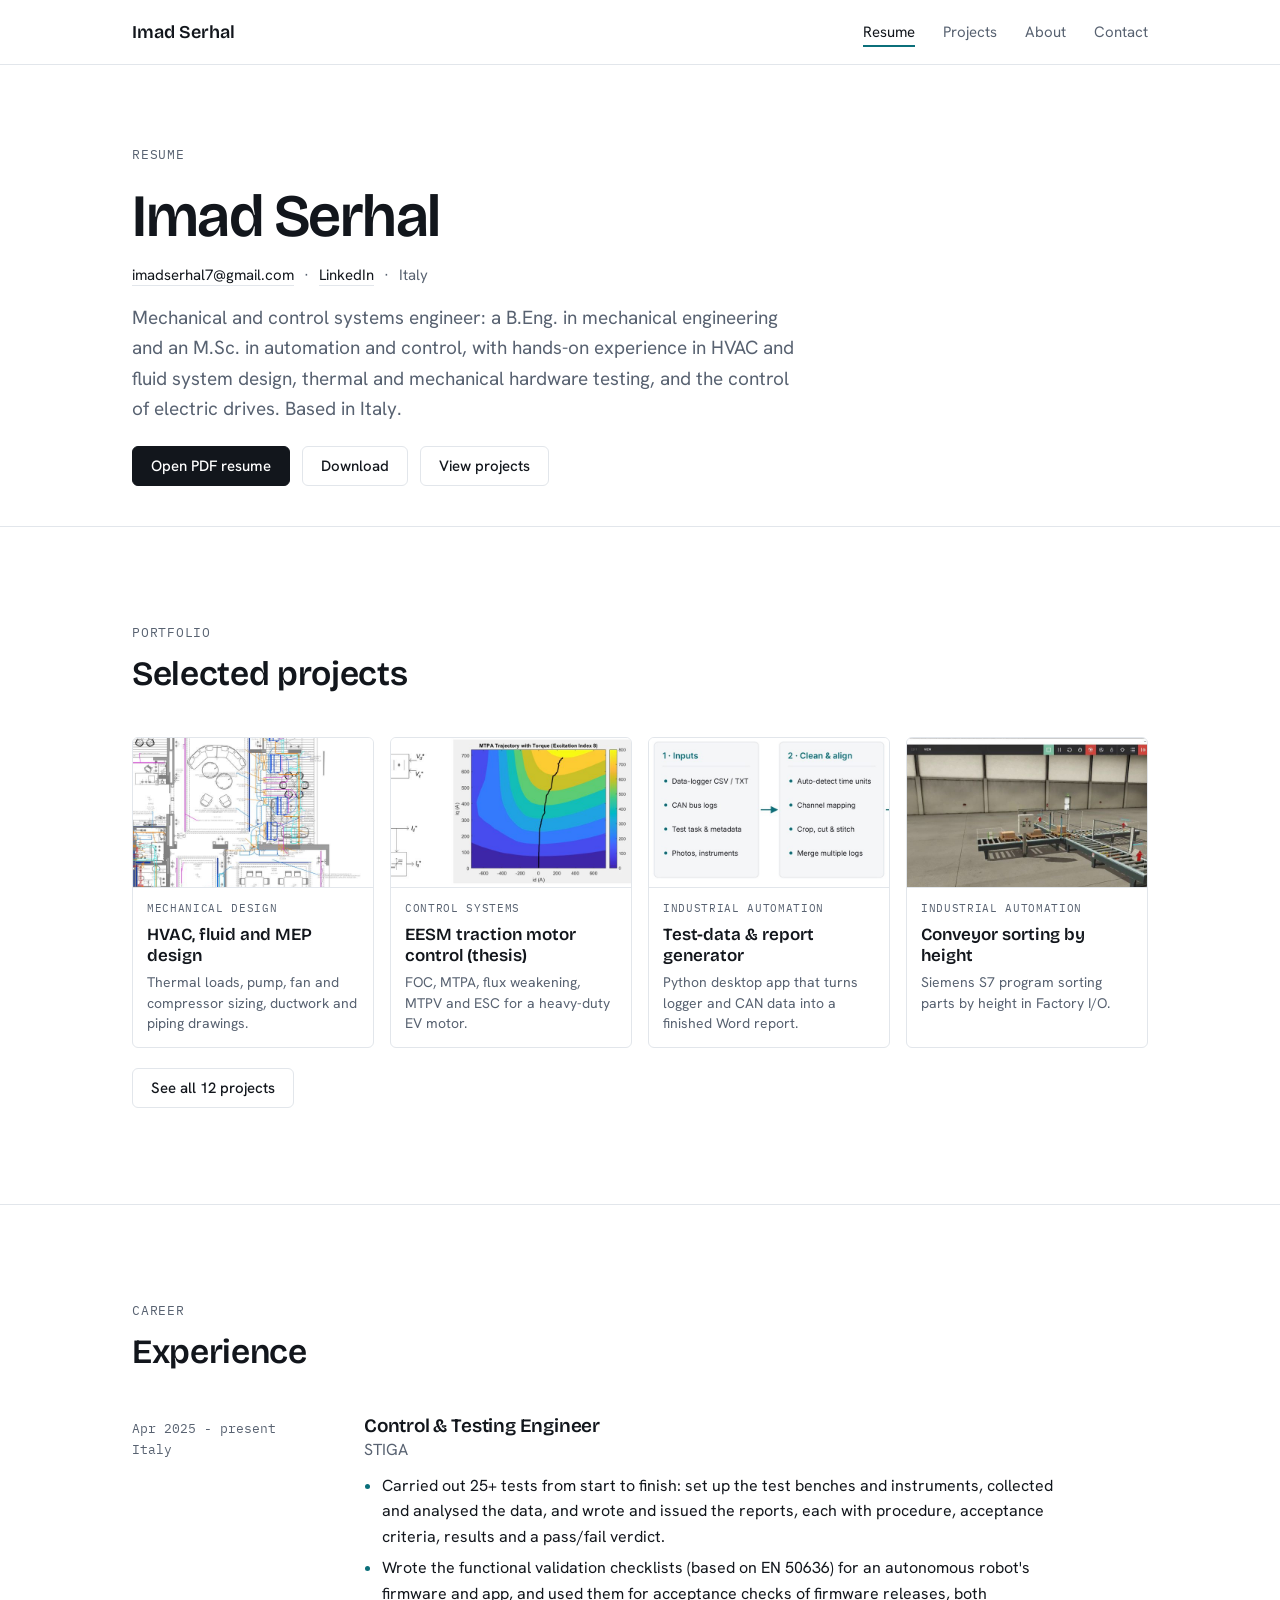
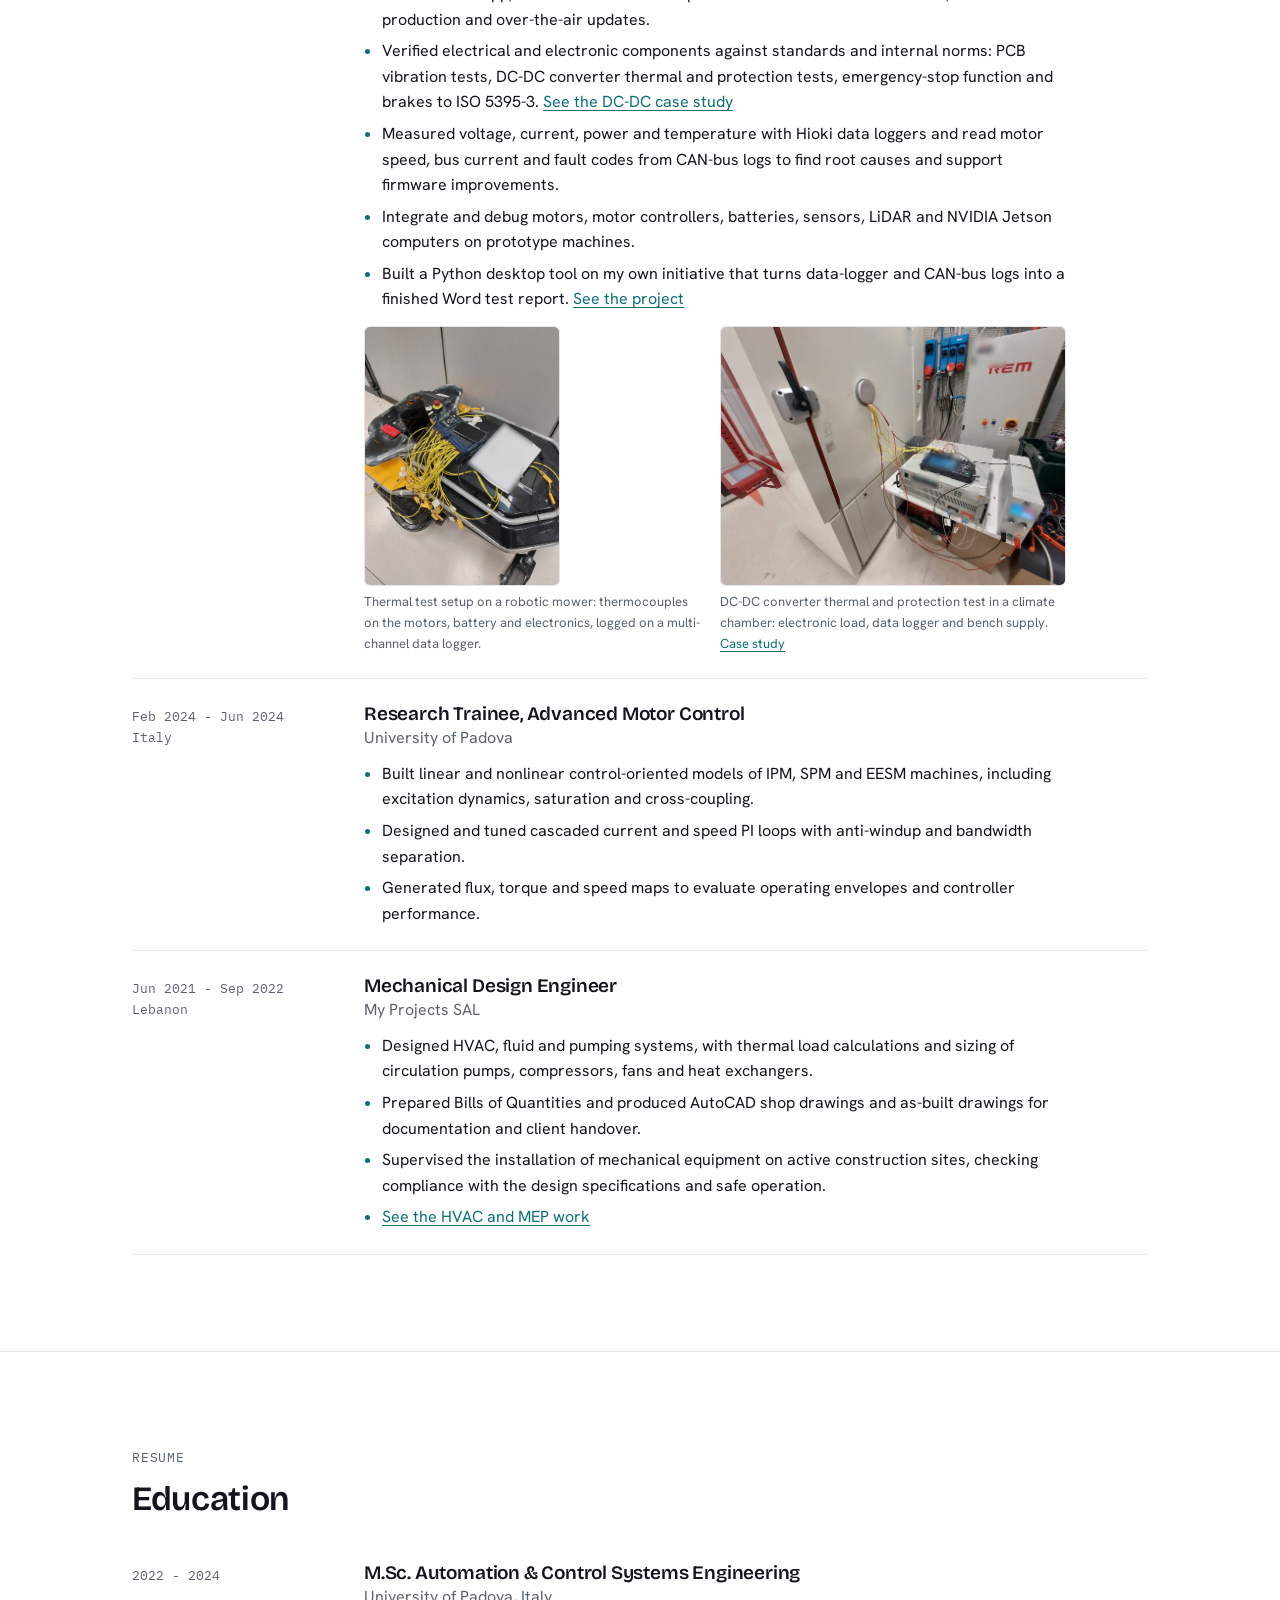
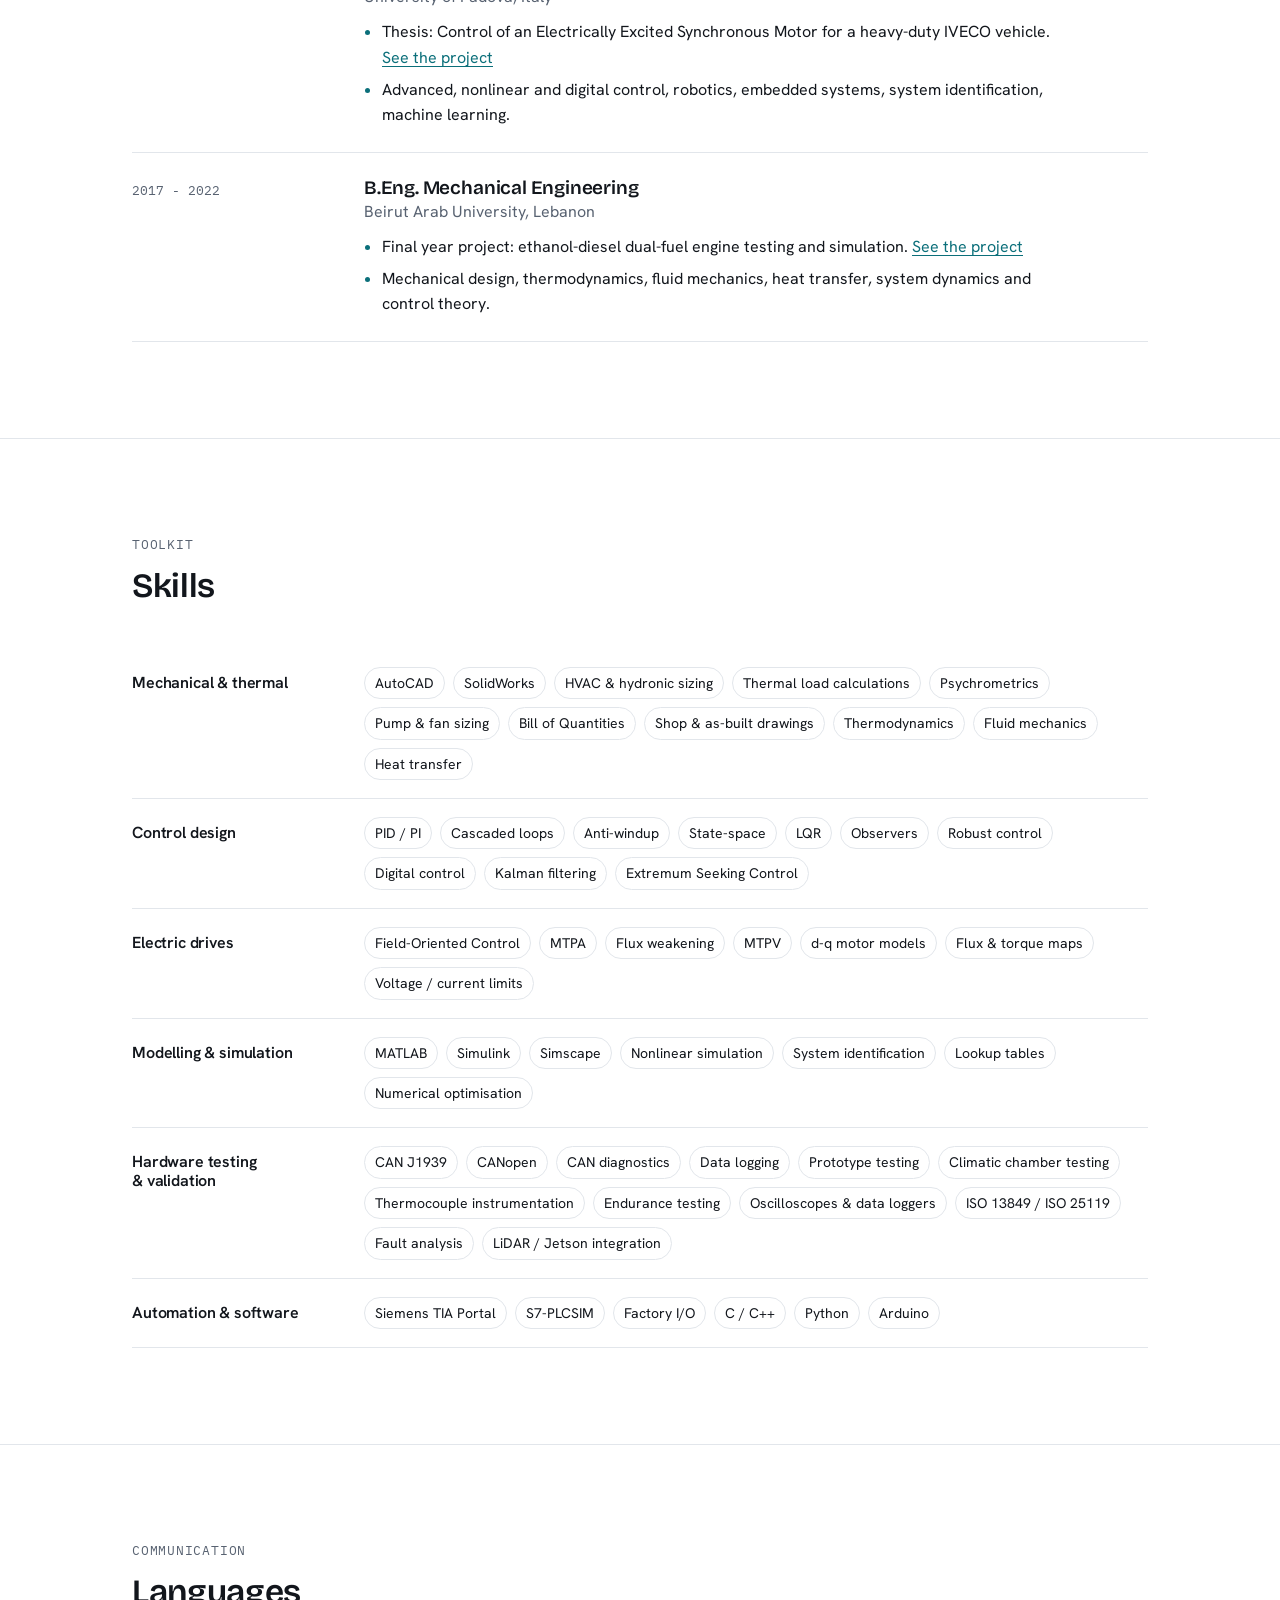
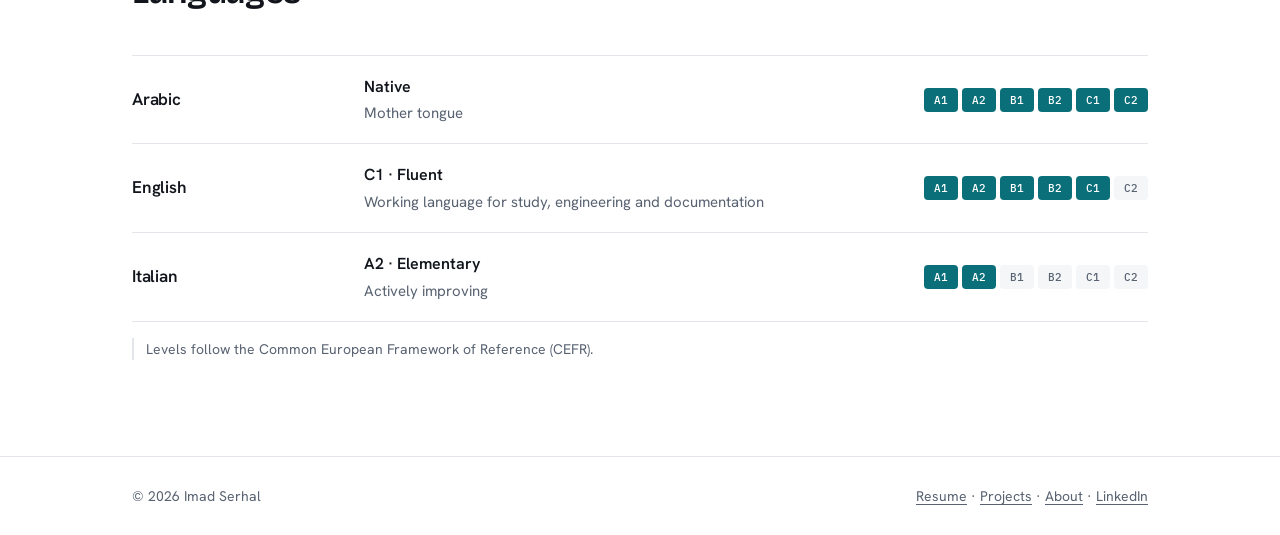
<file: index.html>
<!doctype html>
<html lang="en">
<head>
<meta charset="utf-8">
<meta name="viewport" content="width=device-width, initial-scale=1, viewport-fit=cover">
<title>Imad Serhal · Resume</title>
<meta name="description" content="Imad Serhal, mechanical and control systems engineer. HVAC and fluid system design, control of electric drives, PLC and industrial automation projects.">
<link rel="canonical" href="https://imadhserhal.github.io/">
<meta property="og:type" content="website">
<meta property="og:title" content="Imad Serhal · Resume">
<meta property="og:description" content="Imad Serhal, mechanical and control systems engineer. HVAC and fluid system design, control of electric drives, PLC and industrial automation projects.">
<meta property="og:url" content="https://imadhserhal.github.io/">
<meta property="og:image" content="https://imadhserhal.github.io/assets/img/social-card.jpg">
<meta property="og:image:width" content="1200">
<meta property="og:image:height" content="627">
<meta name="twitter:card" content="summary_large_image">
<link rel="preconnect" href="https://fonts.googleapis.com">
<link rel="preconnect" href="https://fonts.gstatic.com" crossorigin>
<link rel="stylesheet" href="https://fonts.googleapis.com/css2?family=Bricolage+Grotesque:opsz,wght@12..96,600&family=Hanken+Grotesk:wght@400;500;600&family=IBM+Plex+Mono:wght@400;500&display=swap">
<link rel="stylesheet" href="assets/style.css">
</head>
<body>

<header class="site-header">
  <div class="wrap">
    <a class="brand" href="index.html">Imad Serhal</a>
    <nav class="nav" aria-label="Main">
      <a href="index.html" aria-current="page">Resume</a>
      <a href="projects.html">Projects</a>
      <a href="about.html">About</a>
      <a href="about.html#contact">Contact</a>
    </nav>
  </div>
</header>

<main>
  <div class="wrap page-intro">
    <span class="label">Resume</span>
    <h1>Imad Serhal</h1>
    <ul class="contact-line">
      <li><a href="mailto:imadserhal7@gmail.com">imadserhal7@gmail.com</a></li>
      <li><a href="https://www.linkedin.com/in/imadserhal" target="_blank" rel="noopener">LinkedIn</a></li>
      <li>Italy</li>
    </ul>
    <p>Mechanical and control systems engineer: a B.Eng. in mechanical engineering and an M.Sc. in automation and control, with hands-on experience in HVAC and fluid system design, thermal and mechanical hardware testing, and the control of electric drives. Based in Italy.</p>
    <div class="hero-actions">
      <a class="btn" href="assets/docs/Imad_Serhal_CV.pdf" target="_blank" rel="noopener">Open PDF resume</a>
      <a class="btn ghost" href="assets/docs/Imad_Serhal_CV.pdf" download>Download</a>
      <a class="btn ghost" href="projects.html">View projects</a>
    </div>
  </div>

  <section id="selected-projects" class="preview">
    <div class="wrap">
      <div class="section-head">
        <span class="label">Portfolio</span>
        <h2>Selected projects</h2>
      </div>
      <div class="pcards">
      <a class="pcard" href="projects.html#hvac">
        <img src="assets/img/thumbs/hvac.jpg" alt="" loading="lazy" width="640" height="400">
        <span class="label">Mechanical Design</span>
        <strong>HVAC, fluid and MEP design</strong>
        <span class="pcard-text">Thermal loads, pump, fan and compressor sizing, ductwork and piping drawings.</span>
      </a>
      <a class="pcard" href="projects.html#eesm">
        <img src="assets/img/thumbs/eesm.jpg" alt="" loading="lazy" width="640" height="400">
        <span class="label">Control Systems</span>
        <strong>EESM traction motor control (thesis)</strong>
        <span class="pcard-text">FOC, MTPA, flux weakening, MTPV and ESC for a heavy-duty EV motor.</span>
      </a>
      <a class="pcard" href="projects.html#report-tool">
        <img src="assets/img/thumbs/report-tool.jpg" alt="" loading="lazy" width="640" height="400">
        <span class="label">Industrial Automation</span>
        <strong>Test-data &amp; report generator</strong>
        <span class="pcard-text">Python desktop app that turns logger and CAN data into a finished Word report.</span>
      </a>
      <a class="pcard" href="projects.html#plc-sorting">
        <img src="assets/img/thumbs/plc-sorting.jpg" alt="" loading="lazy" width="640" height="400">
        <span class="label">Industrial Automation</span>
        <strong>Conveyor sorting by height</strong>
        <span class="pcard-text">Siemens S7 program sorting parts by height in Factory I/O.</span>
      </a>
      </div>
      <p class="preview-more"><a class="btn ghost" href="projects.html">See all 12 projects</a></p>
    </div>
  </section>

  <section id="experience">
    <div class="wrap">
      <div class="section-head">
        <span class="label">Career</span>
        <h2>Experience</h2>
      </div>
      <div class="timeline">
        <article class="role">
          <div class="when">Apr 2025 - present<br>Italy</div>
          <div>
            <h3>Control &amp; Testing Engineer</h3>
            <div class="org">STIGA</div>
            <ul>
              <li>Carried out 25+ tests from start to finish: set up the test benches and instruments, collected and analysed the data, and wrote and issued the reports, each with procedure, acceptance criteria, results and a pass/fail verdict.</li>
              <li>Wrote the functional validation checklists (based on EN 50636) for an autonomous robot's firmware and app, and used them for acceptance checks of firmware releases, both production and over-the-air updates.</li>
              <li>Verified electrical and electronic components against standards and internal norms: PCB vibration tests, DC-DC converter thermal and protection tests, emergency-stop function and brakes to ISO 5395-3. <a href="projects.html#dcdc-test">See the DC-DC case study</a></li>
              <li>Measured voltage, current, power and temperature with Hioki data loggers and read motor speed, bus current and fault codes from CAN-bus logs to find root causes and support firmware improvements.</li>
              <li>Integrate and debug motors, motor controllers, batteries, sensors, LiDAR and NVIDIA Jetson computers on prototype machines.</li>
              <li>Built a Python desktop tool on my own initiative that turns data-logger and CAN-bus logs into a finished Word test report. <a href="projects.html#report-tool">See the project</a></li>
            </ul>
            <div class="role-media">
              <figure>
                <img src="assets/img/thermal-setup.jpg" alt="Robotic mower instrumented with thermocouples routed to a multi-channel data logger" loading="lazy">
                <figcaption>Thermal test setup on a robotic mower: thermocouples on the motors, battery and electronics, logged on a multi-channel data logger.</figcaption>
              </figure>
              <figure>
                <img src="assets/img/dcdc-setup.jpg" alt="DC-DC converter wired through a climatic chamber port to an electronic load, power analyser and bench supply" loading="lazy">
                <figcaption>DC-DC converter thermal and protection test in a climate chamber: electronic load, data logger and bench supply. <a href="projects.html#dcdc-test">Case study</a></figcaption>
              </figure>
            </div>
          </div>
        </article>
        <article class="role">
          <div class="when">Feb 2024 - Jun 2024<br>Italy</div>
          <div>
            <h3>Research Trainee, Advanced Motor Control</h3>
            <div class="org">University of Padova</div>
            <ul>
              <li>Built linear and nonlinear control-oriented models of IPM, SPM and EESM machines, including excitation dynamics, saturation and cross-coupling.</li>
              <li>Designed and tuned cascaded current and speed PI loops with anti-windup and bandwidth separation.</li>
              <li>Generated flux, torque and speed maps to evaluate operating envelopes and controller performance.</li>
            </ul>
          </div>
        </article>
        <article class="role">
          <div class="when">Jun 2021 - Sep 2022<br>Lebanon</div>
          <div>
            <h3>Mechanical Design Engineer</h3>
            <div class="org">My Projects SAL</div>
            <ul>
              <li>Designed HVAC, fluid and pumping systems, with thermal load calculations and sizing of circulation pumps, compressors, fans and heat exchangers.</li>
              <li>Prepared Bills of Quantities and produced AutoCAD shop drawings and as-built drawings for documentation and client handover.</li>
              <li>Supervised the installation of mechanical equipment on active construction sites, checking compliance with the design specifications and safe operation.</li>
              <li><a href="projects.html#hvac">See the HVAC and MEP work</a></li>
            </ul>
          </div>
        </article>
      </div>
    </div>
  </section>

  <section id="education">
    <div class="wrap">
      <div class="section-head">
        <span class="label">Resume</span>
        <h2>Education</h2>
      </div>
      <div class="timeline">
        <article class="role">
          <div class="when">2022 - 2024</div>
          <div>
            <h3>M.Sc. Automation &amp; Control Systems Engineering</h3>
            <div class="org">University of Padova, Italy</div>
            <ul>
              <li>Thesis: Control of an Electrically Excited Synchronous Motor for a heavy-duty IVECO vehicle. <a href="projects.html#eesm">See the project</a></li>
              <li>Advanced, nonlinear and digital control, robotics, embedded systems, system identification, machine learning.</li>
            </ul>
          </div>
        </article>
        <article class="role">
          <div class="when">2017 - 2022</div>
          <div>
            <h3>B.Eng. Mechanical Engineering</h3>
            <div class="org">Beirut Arab University, Lebanon</div>
            <ul>
              <li>Final year project: ethanol-diesel dual-fuel engine testing and simulation. <a href="projects.html#ethanol-engine">See the project</a></li>
              <li>Mechanical design, thermodynamics, fluid mechanics, heat transfer, system dynamics and control theory.</li>
            </ul>
          </div>
        </article>
      </div>
    </div>
  </section>

  <section id="skills">
    <div class="wrap">
      <div class="section-head">
        <span class="label">Toolkit</span>
        <h2>Skills</h2>
      </div>
      <div class="skills">
        <div class="skill-row">
          <h3>Mechanical &amp; thermal</h3>
          <ul class="chips"><li>AutoCAD</li><li>SolidWorks</li><li>HVAC &amp; hydronic sizing</li><li>Thermal load calculations</li><li>Psychrometrics</li><li>Pump &amp; fan sizing</li><li>Bill of Quantities</li><li>Shop &amp; as-built drawings</li><li>Thermodynamics</li><li>Fluid mechanics</li><li>Heat transfer</li></ul>
        </div>
        <div class="skill-row">
          <h3>Control design</h3>
          <ul class="chips"><li>PID / PI</li><li>Cascaded loops</li><li>Anti-windup</li><li>State-space</li><li>LQR</li><li>Observers</li><li>Robust control</li><li>Digital control</li><li>Kalman filtering</li><li>Extremum Seeking Control</li></ul>
        </div>
        <div class="skill-row">
          <h3>Electric drives</h3>
          <ul class="chips"><li>Field-Oriented Control</li><li>MTPA</li><li>Flux weakening</li><li>MTPV</li><li>d-q motor models</li><li>Flux &amp; torque maps</li><li>Voltage / current limits</li></ul>
        </div>
        <div class="skill-row">
          <h3>Modelling &amp; simulation</h3>
          <ul class="chips"><li>MATLAB</li><li>Simulink</li><li>Simscape</li><li>Nonlinear simulation</li><li>System identification</li><li>Lookup tables</li><li>Numerical optimisation</li></ul>
        </div>
        <div class="skill-row">
          <h3>Hardware testing &amp; validation</h3>
          <ul class="chips"><li>CAN J1939</li><li>CANopen</li><li>CAN diagnostics</li><li>Data logging</li><li>Prototype testing</li><li>Climatic chamber testing</li><li>Thermocouple instrumentation</li><li>Endurance testing</li><li>Oscilloscopes &amp; data loggers</li><li>ISO 13849 / ISO 25119</li><li>Fault analysis</li><li>LiDAR / Jetson integration</li></ul>
        </div>
        <div class="skill-row">
          <h3>Automation &amp; software</h3>
          <ul class="chips"><li>Siemens TIA Portal</li><li>S7-PLCSIM</li><li>Factory I/O</li><li>C / C++</li><li>Python</li><li>Arduino</li></ul>
        </div>
      </div>
    </div>
  </section>

  <section id="languages">
    <div class="wrap">
      <div class="section-head">
        <span class="label">Communication</span>
        <h2>Languages</h2>
      </div>
      <div class="langs">
        <div class="lang">
          <h3>Arabic</h3>
          <div class="lang-level"><strong>Native</strong><span>Mother tongue</span></div>
          <span class="cefr" aria-hidden="true"><i class="on">A1</i><i class="on">A2</i><i class="on">B1</i><i class="on">B2</i><i class="on">C1</i><i class="on">C2</i></span>
        </div>
        <div class="lang">
          <h3>English</h3>
          <div class="lang-level"><strong>C1 · Fluent</strong><span>Working language for study, engineering and documentation</span></div>
          <span class="cefr" aria-hidden="true"><i class="on">A1</i><i class="on">A2</i><i class="on">B1</i><i class="on">B2</i><i class="on">C1</i><i class="">C2</i></span>
        </div>
        <div class="lang">
          <h3>Italian</h3>
          <div class="lang-level"><strong>A2 · Elementary</strong><span>Actively improving</span></div>
          <span class="cefr" aria-hidden="true"><i class="on">A1</i><i class="on">A2</i><i class="">B1</i><i class="">B2</i><i class="">C1</i><i class="">C2</i></span>
        </div>
      </div>
      <p class="note" style="margin-top:16px">Levels follow the Common European Framework of Reference (CEFR).</p>
    </div>
  </section>
</main>

<footer class="site-footer">
  <div class="wrap">
    <span>© 2026 Imad Serhal</span>
    <span><a href="index.html">Resume</a> · <a href="projects.html">Projects</a> · <a href="about.html">About</a> · <a href="https://www.linkedin.com/in/imadserhal" target="_blank" rel="noopener">LinkedIn</a></span>
  </div>
</footer>

<script src="assets/main.js"></script>
</body>
</html>
</file>
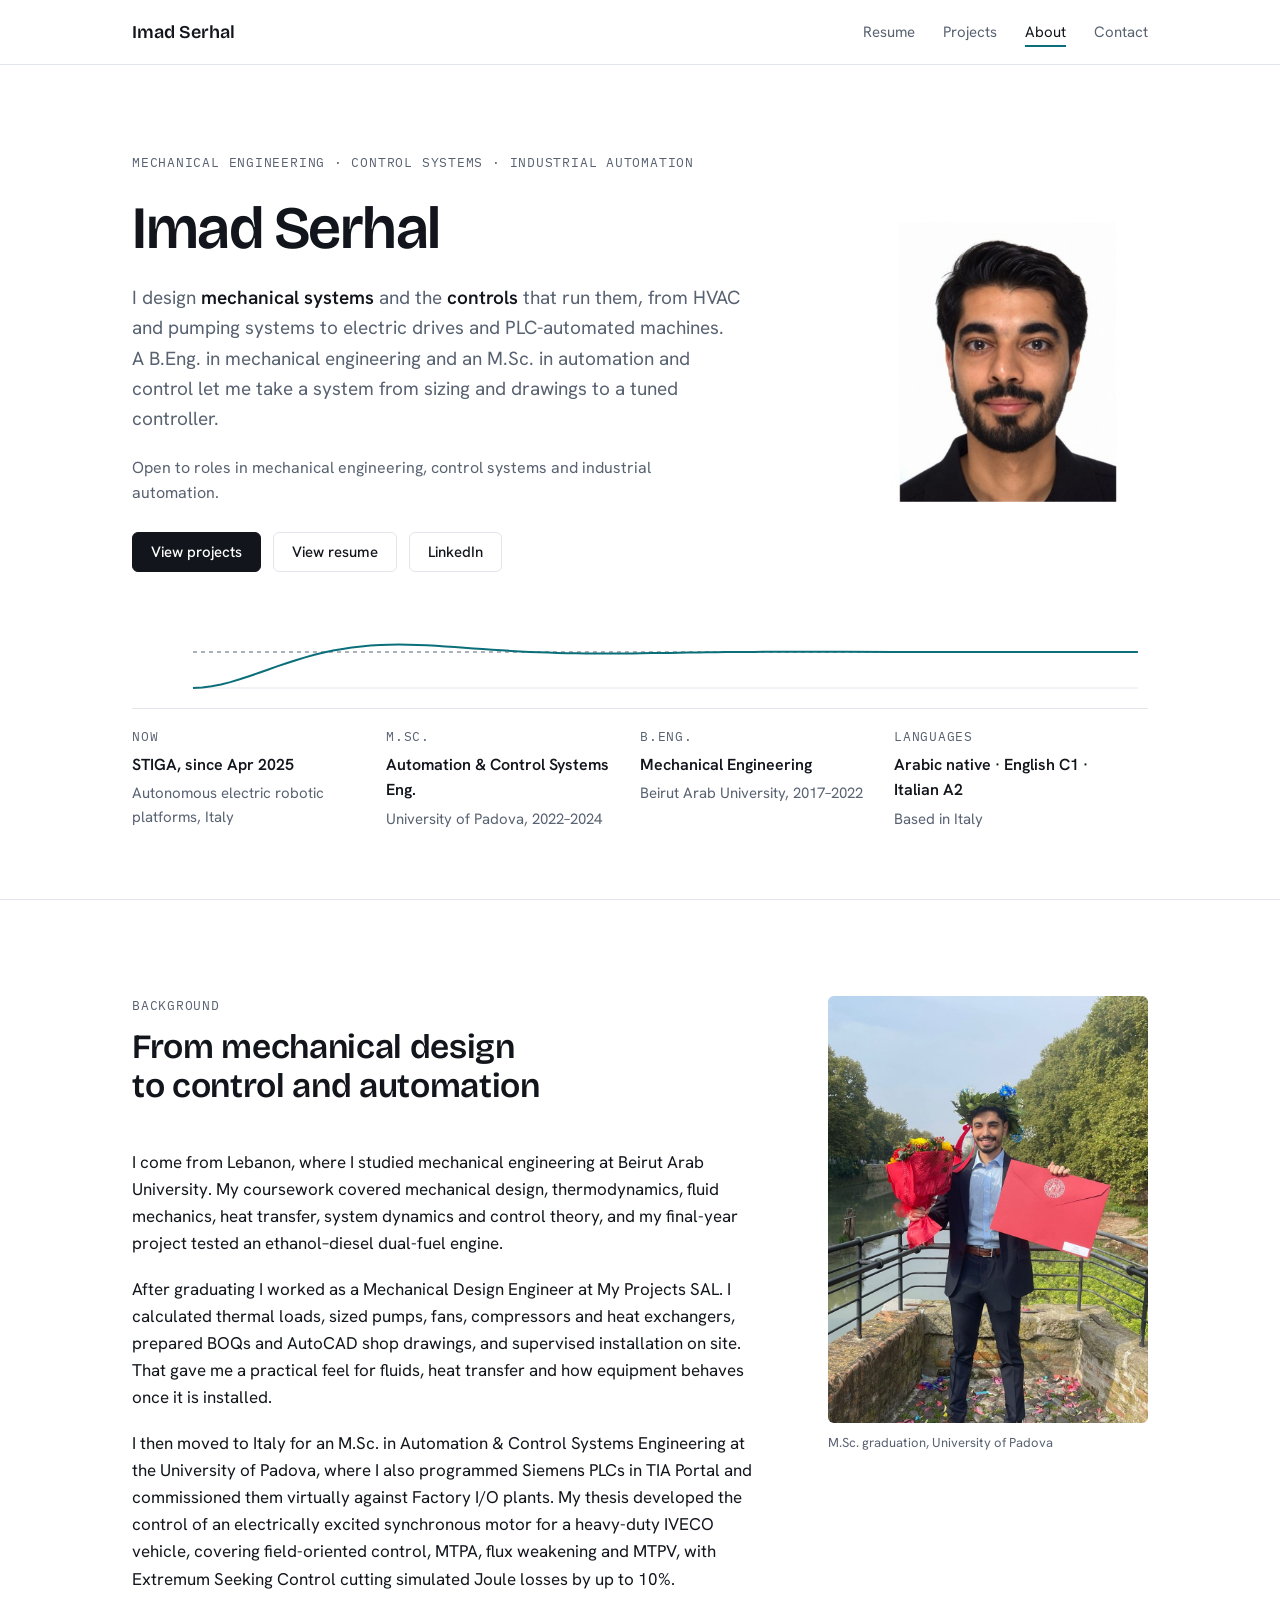
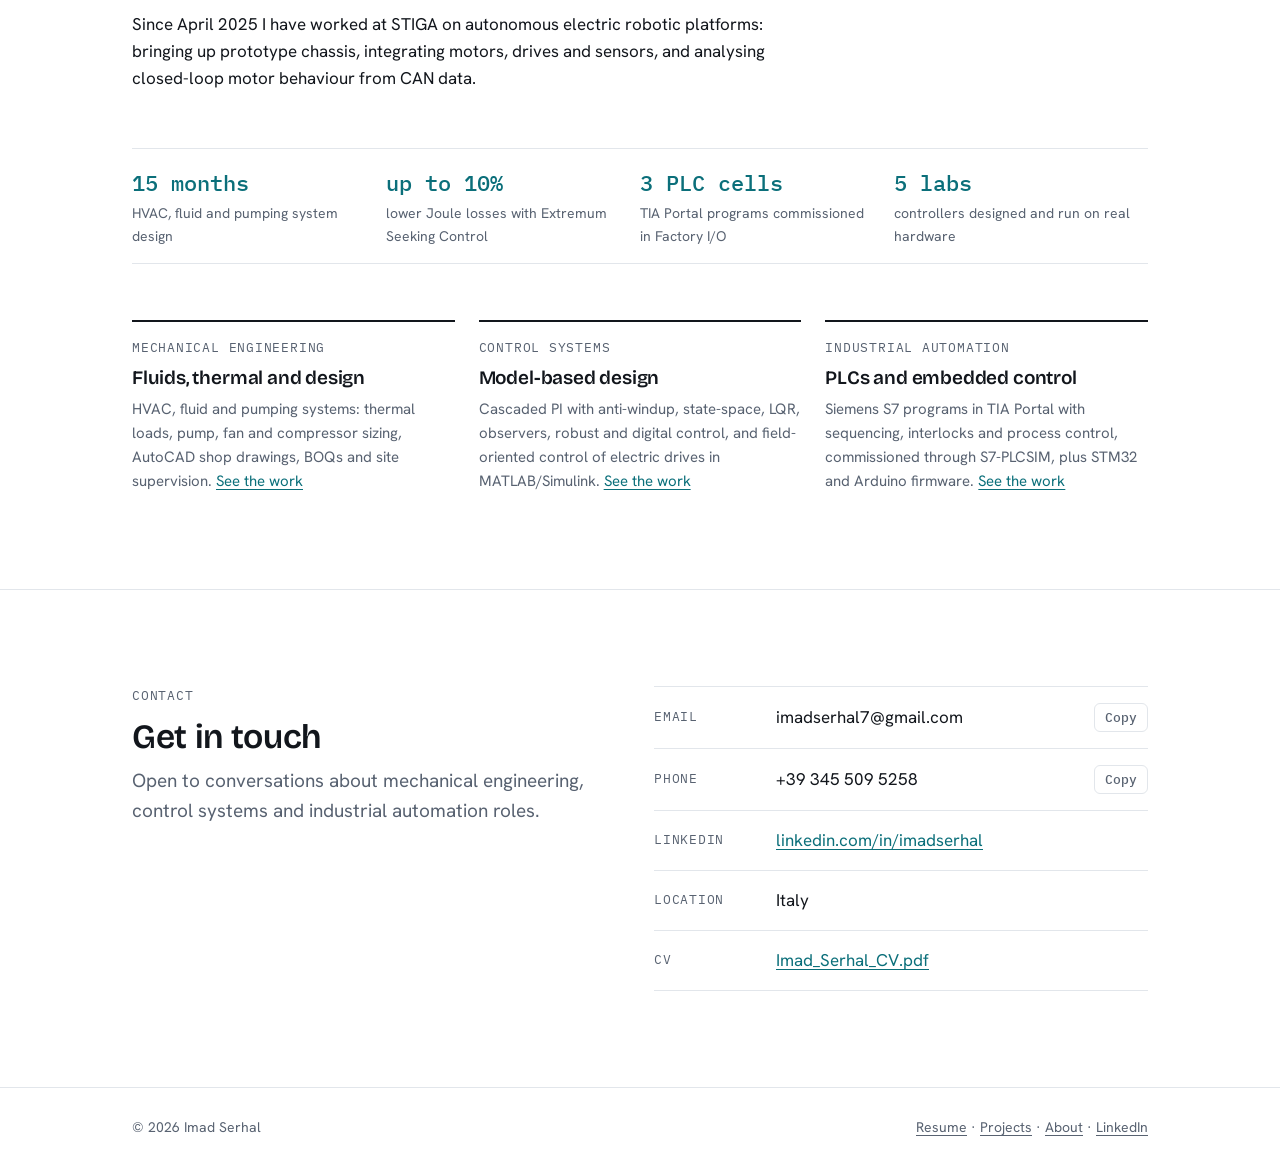
<file: about.html>
<!doctype html>
<html lang="en">
<head>
<meta charset="utf-8">
<meta name="viewport" content="width=device-width, initial-scale=1, viewport-fit=cover">
<title>About · Imad Serhal</title>
<meta name="description" content="Imad Serhal, mechanical and control systems engineer. HVAC and fluid system design, control of electric drives, PLC and industrial automation projects.">
<link rel="canonical" href="https://imadhserhal.github.io/about.html">
<meta property="og:type" content="website">
<meta property="og:title" content="Imad Serhal · About">
<meta property="og:description" content="Imad Serhal, mechanical and control systems engineer. HVAC and fluid system design, control of electric drives, PLC and industrial automation projects.">
<meta property="og:url" content="https://imadhserhal.github.io/about.html">
<meta property="og:image" content="https://imadhserhal.github.io/assets/img/social-card.jpg">
<meta property="og:image:width" content="1200">
<meta property="og:image:height" content="627">
<meta name="twitter:card" content="summary_large_image">
<link rel="preconnect" href="https://fonts.googleapis.com">
<link rel="preconnect" href="https://fonts.gstatic.com" crossorigin>
<link rel="stylesheet" href="https://fonts.googleapis.com/css2?family=Bricolage+Grotesque:opsz,wght@12..96,600&family=Hanken+Grotesk:wght@400;500;600&family=IBM+Plex+Mono:wght@400;500&display=swap">
<link rel="stylesheet" href="assets/style.css">
</head>
<body>

<header class="site-header">
  <div class="wrap">
    <a class="brand" href="index.html">Imad Serhal</a>
    <nav class="nav" aria-label="Main">
      <a href="index.html">Resume</a>
      <a href="projects.html">Projects</a>
      <a href="about.html" aria-current="page">About</a>
      <a href="about.html#contact">Contact</a>
    </nav>
  </div>
</header>

<main>
  <section class="hero first">
    <div class="wrap">
      <div class="hero-grid">
        <div class="hero-text">
          <span class="label">Mechanical Engineering · Control Systems · Industrial Automation</span>
          <h1>Imad Serhal</h1>
          <p class="hero-lede">I design <strong>mechanical systems</strong> and the <strong>controls</strong> that run them, from HVAC and pumping systems to electric drives and PLC-automated machines. A B.Eng. in mechanical engineering and an M.Sc. in automation and control let me take a system from sizing and drawings to a tuned controller.</p>
          <p class="hero-lede" style="font-size:1rem">Open to roles in mechanical engineering, control systems and industrial automation.</p>
          <div class="hero-actions">
            <a class="btn" href="projects.html">View projects</a>
            <a class="btn ghost" href="index.html">View resume</a>
            <a class="btn ghost" href="https://www.linkedin.com/in/imadserhal" target="_blank" rel="noopener">LinkedIn</a>
          </div>
        </div>
        <img class="portrait" src="assets/img/portrait.jpg" alt="Portrait of Imad Serhal" width="400" height="400">
      </div>

      <div class="trace" aria-hidden="true">
        <svg viewBox="0 0 1000 72" preserveAspectRatio="none">
          <line class="axis" x1="60" y1="60" x2="990" y2="60" vector-effect="non-scaling-stroke"/>
          <line class="ref" x1="60" y1="24" x2="990" y2="24" vector-effect="non-scaling-stroke"/>
          <path class="out" vector-effect="non-scaling-stroke" d="M60.0,60.0 L69.2,59.6 L78.4,58.3 L87.6,56.5 L96.8,54.1 L106.0,51.3 L115.2,48.2 L124.4,45.0 L133.6,41.7 L142.8,38.4 L152.0,35.2 L161.2,32.2 L170.4,29.4 L179.6,26.8 L188.8,24.5 L198.0,22.6 L207.2,20.9 L216.4,19.5 L225.6,18.4 L234.8,17.6 L244.0,17.0 L253.2,16.7 L262.4,16.6 L271.6,16.7 L280.8,17.0 L290.0,17.3 L299.2,17.8 L308.4,18.4 L317.6,19.0 L326.8,19.7 L336.0,20.4 L345.2,21.1 L354.4,21.7 L363.6,22.3 L372.8,22.9 L382.0,23.4 L391.2,23.9 L400.4,24.3 L409.6,24.6 L418.8,24.9 L428.0,25.2 L437.2,25.3 L446.4,25.4 L455.6,25.5 L464.8,25.5 L474.0,25.5 L483.2,25.4 L492.4,25.4 L501.6,25.3 L510.8,25.1 L520.0,25.0 L529.2,24.9 L538.4,24.7 L547.6,24.6 L556.8,24.5 L566.0,24.3 L575.2,24.2 L584.4,24.1 L593.6,24.0 L602.8,23.9 L612.0,23.9 L621.2,23.8 L630.4,23.8 L639.6,23.7 L658.0,23.7 L704.0,23.7 L750.0,23.9 L800.6,24.0 L900,24.1 L990,24.0"/>
        </svg>
      </div>

      <div class="facts">
        <div class="fact"><span class="label">Now</span><strong>STIGA, since Apr 2025</strong><span>Autonomous electric robotic platforms, Italy</span></div>
        <div class="fact"><span class="label">M.Sc.</span><strong>Automation &amp; Control Systems Eng.</strong><span>University of Padova, 2022–2024</span></div>
        <div class="fact"><span class="label">B.Eng.</span><strong>Mechanical Engineering</strong><span>Beirut Arab University, 2017–2022</span></div>
        <div class="fact"><span class="label">Languages</span><strong>Arabic native · English C1 · Italian A2</strong><span>Based in Italy</span></div>
      </div>
    </div>
  </section>

  <section id="about">
    <div class="wrap">
      <div class="about-grid">
        <div>
          <div class="section-head">
            <span class="label">Background</span>
            <h2>From mechanical design to control and automation</h2>
          </div>
          <div class="prose">
            <p>I come from Lebanon, where I studied mechanical engineering at Beirut Arab University. My coursework covered mechanical design, thermodynamics, fluid mechanics, heat transfer, system dynamics and control theory, and my final-year project tested an ethanol–diesel dual-fuel engine.</p>
            <p>After graduating I worked as a Mechanical Design Engineer at My Projects SAL. I calculated thermal loads, sized pumps, fans, compressors and heat exchangers, prepared BOQs and AutoCAD shop drawings, and supervised installation on site. That gave me a practical feel for fluids, heat transfer and how equipment behaves once it is installed.</p>
            <p>I then moved to Italy for an M.Sc. in Automation &amp; Control Systems Engineering at the University of Padova, where I also programmed Siemens PLCs in TIA Portal and commissioned them virtually against Factory I/O plants. My thesis developed the control of an electrically excited synchronous motor for a heavy-duty IVECO vehicle, covering field-oriented control, MTPA, flux weakening and MTPV, with Extremum Seeking Control cutting simulated Joule losses by up to 10%.</p>
            <p>Since April 2025 I have worked at STIGA on autonomous electric robotic platforms: bringing up prototype chassis, integrating motors, drives and sensors, and analysing closed-loop motor behaviour from CAN data.</p>
          </div>
        </div>
        <div class="about-photo">
          <figure>
            <img src="assets/img/graduation.jpg" alt="Imad Serhal at his M.Sc. graduation, holding flowers and a red diploma folder" width="900" height="1200" loading="lazy">
            <figcaption>M.Sc. graduation, University of Padova</figcaption>
          </figure>
        </div>
      </div>

      <div class="metrics" style="margin-top:clamp(36px,5vw,56px)">
        <div class="metric"><b>15 months</b><span>HVAC, fluid and pumping system design</span></div>
        <div class="metric"><b>up to 10%</b><span>lower Joule losses with Extremum Seeking Control</span></div>
        <div class="metric"><b>3 PLC cells</b><span>TIA Portal programs commissioned in Factory I/O</span></div>
        <div class="metric"><b>5 labs</b><span>controllers designed and run on real hardware</span></div>
      </div>

      <div class="strengths">
        <div class="strength">
          <span class="label">Mechanical engineering</span>
          <h3 style="font-size:var(--step-1)">Fluids, thermal and design</h3>
          <p>HVAC, fluid and pumping systems: thermal loads, pump, fan and compressor sizing, AutoCAD shop drawings, BOQs and site supervision. <a href="projects.html#mechanical">See the work</a></p>
        </div>
        <div class="strength">
          <span class="label">Control systems</span>
          <h3 style="font-size:var(--step-1)">Model-based design</h3>
          <p>Cascaded PI with anti-windup, state-space, LQR, observers, robust and digital control, and field-oriented control of electric drives in MATLAB/Simulink. <a href="projects.html#control">See the work</a></p>
        </div>
        <div class="strength">
          <span class="label">Industrial automation</span>
          <h3 style="font-size:var(--step-1)">PLCs and embedded control</h3>
          <p>Siemens S7 programs in TIA Portal with sequencing, interlocks and process control, commissioned through S7-PLCSIM, plus STM32 and Arduino firmware. <a href="projects.html#automation">See the work</a></p>
        </div>
      </div>
    </div>
  </section>

  <section id="contact">
    <div class="wrap">
      <div class="contact-grid">
        <div class="section-head">
          <span class="label">Contact</span>
          <h2>Get in touch</h2>
          <p>Open to conversations about mechanical engineering, control systems and industrial automation roles.</p>
        </div>
        <div class="contact-list">
          <div class="contact-item">
            <span class="label">Email</span>
            <span class="value" id="email">imadserhal7@gmail.com</span>
            <button class="copy" type="button" data-copy="imadserhal7@gmail.com">Copy</button>
          </div>
          <div class="contact-item">
            <span class="label">Phone</span>
            <span class="value">+39 345 509 5258</span>
            <button class="copy" type="button" data-copy="+393455095258">Copy</button>
          </div>
          <div class="contact-item">
            <span class="label">LinkedIn</span>
            <a class="value" href="https://www.linkedin.com/in/imadserhal" target="_blank" rel="noopener">linkedin.com/in/imadserhal</a>
            <span></span>
          </div>
          <div class="contact-item">
            <span class="label">Location</span>
            <span class="value">Italy</span>
            <span></span>
          </div>
          <div class="contact-item">
            <span class="label">CV</span>
            <a class="value" href="assets/docs/Imad_Serhal_CV.pdf" target="_blank" rel="noopener">Imad_Serhal_CV.pdf</a>
            <span></span>
          </div>
        </div>
      </div>
    </div>
  </section>
</main>

<footer class="site-footer">
  <div class="wrap">
    <span>© 2026 Imad Serhal</span>
    <span><a href="index.html">Resume</a> · <a href="projects.html">Projects</a> · <a href="about.html">About</a> · <a href="https://www.linkedin.com/in/imadserhal" target="_blank" rel="noopener">LinkedIn</a></span>
  </div>
</footer>

<script src="assets/main.js"></script>
</body>
</html>
</file>
<file: assets/style.css>
/* Layout: one 1080px column, white ground, hairline rules between sections,
   mono labels for the engineering detail (units, tools, dates). */
:root {
  --bg: #ffffff;
  --surface: #f4f6f8;
  --ink: #12161c;
  --muted: #586271;
  --line: #e2e6eb;
  --accent: #0b6f7a;
  --accent-soft: #e6f2f3;

  --font-display: "Bricolage Grotesque", "Hanken Grotesk", system-ui, sans-serif;
  --font-body: "Hanken Grotesk", system-ui, -apple-system, "Segoe UI", sans-serif;
  --font-mono: "IBM Plex Mono", ui-monospace, "SFMono-Regular", Menlo, Consolas, monospace;

  --step--1: 0.8125rem;
  --step-0: 1rem;
  --step-1: 1.1875rem;
  --step-2: 1.5rem;
  --step-3: 2.125rem;
  --step-4: clamp(2.5rem, 6vw, 3.75rem);

  --wrap: 1080px;
  --radius: 6px;
  color-scheme: light;
}

* { box-sizing: border-box; }
html { scroll-behavior: smooth; scroll-padding-top: 84px; }
@media (prefers-reduced-motion: reduce) { html { scroll-behavior: auto; } }

body {
  margin: 0;
  background: var(--bg);
  color: var(--ink);
  font-family: var(--font-body);
  font-size: var(--step-0);
  line-height: 1.6;
  -webkit-font-smoothing: antialiased;
}
body::before {
  content: "";
  position: fixed;
  inset: 0 0 auto;
  height: env(safe-area-inset-top, 0px);
  z-index: 30;
  background: var(--bg);
}

img, video { max-width: 100%; display: block; }
a { color: var(--accent); text-underline-offset: 3px; }
a:hover { color: var(--ink); }
:focus-visible { outline: 2px solid var(--accent); outline-offset: 3px; border-radius: 2px; }

h1, h2, h3 { font-family: var(--font-display); font-weight: 600; line-height: 1.15; text-wrap: balance; margin: 0; letter-spacing: -0.01em; }
h1 { font-size: var(--step-4); letter-spacing: -0.025em; }
h2 { font-size: var(--step-3); }
h3 { font-size: var(--step-2); }
p { margin: 0; }

.wrap {
  max-width: var(--wrap);
  margin: 0 auto;
  padding-left: max(16px, env(safe-area-inset-left, 0px));
  padding-right: max(16px, env(safe-area-inset-right, 0px));
}
@media (min-width: 720px) {
  .wrap { padding-left: max(32px, env(safe-area-inset-left, 0px)); padding-right: max(32px, env(safe-area-inset-right, 0px)); }
}

.label {
  font-family: var(--font-mono);
  font-size: var(--step--1);
  letter-spacing: 0.06em;
  text-transform: uppercase;
  color: var(--muted);
}

/* Header */
.site-header {
  position: sticky;
  top: env(safe-area-inset-top, 0px);
  z-index: 20;
  background: color-mix(in srgb, var(--bg) 92%, transparent);
  backdrop-filter: saturate(1.4) blur(8px);
  border-bottom: 1px solid var(--line);
}
.site-header .wrap {
  display: flex;
  align-items: center;
  justify-content: space-between;
  gap: 16px;
  min-height: 64px;
}
.brand { font-family: var(--font-display); font-weight: 600; font-size: 1.125rem; color: var(--ink); text-decoration: none; white-space: nowrap; }
.nav { display: flex; align-items: center; gap: clamp(12px, 3vw, 28px); }
.nav a { color: var(--muted); text-decoration: none; font-size: 0.9375rem; }
.nav a:hover, .nav a[aria-current="page"] { color: var(--ink); }
.nav a[aria-current="page"] { text-decoration: underline; text-decoration-color: var(--accent); text-decoration-thickness: 2px; text-underline-offset: 8px; }

.btn {
  display: inline-flex;
  align-items: center;
  gap: 8px;
  padding: 10px 18px;
  border-radius: var(--radius);
  border: 1px solid var(--ink);
  background: var(--ink);
  color: var(--bg);
  font: 500 0.9375rem/1.2 var(--font-body);
  text-decoration: none;
  cursor: pointer;
}
.btn:hover { background: var(--accent); border-color: var(--accent); color: var(--bg); }
.btn.ghost { background: transparent; color: var(--ink); border-color: var(--line); }
.btn.ghost:hover { border-color: var(--ink); color: var(--ink); background: transparent; }
.nav .btn { padding: 7px 14px; color: var(--bg); }
.nav .btn:hover { color: var(--bg); }
@media (max-width: 520px) { .nav .hide-sm { display: none; } }
@media (max-width: 440px) { .brand { display: none; } .nav { width: 100%; justify-content: space-between; } }

/* Sections */
section { padding-block: clamp(56px, 9vw, 96px); border-top: 1px solid var(--line); }
section.first { border-top: 0; }
.section-head { display: grid; gap: 10px; margin-bottom: clamp(28px, 4vw, 44px); max-width: 44rem; }
.section-head p { color: var(--muted); font-size: var(--step-1); }

/* Hero */
.hero { padding-block: clamp(48px, 8vw, 88px) clamp(40px, 6vw, 64px); }
.hero-grid { display: grid; gap: clamp(28px, 5vw, 56px); align-items: center; grid-template-columns: 1fr; }
@media (min-width: 820px) { .hero-grid { grid-template-columns: minmax(0, 1fr) 280px; } }
.hero-text { display: grid; gap: 20px; min-width: 0; }
.hero-lede { font-size: var(--step-1); color: var(--muted); max-width: 38rem; }
.hero-lede strong { color: var(--ink); font-weight: 600; }
.hero-actions { display: flex; flex-wrap: wrap; gap: 12px; margin-top: 6px; }
.portrait { border-radius: var(--radius); width: 100%; max-width: 280px; aspect-ratio: 1; object-fit: cover; background: var(--surface); }
@media (max-width: 819px) { .portrait { max-width: 160px; order: -1; } }

.trace { margin-top: clamp(32px, 5vw, 56px); }
.trace svg { width: 100%; height: 72px; display: block; }
.trace .axis { stroke: var(--line); stroke-width: 1; }
.trace .ref { stroke: var(--muted); stroke-width: 1; stroke-dasharray: 4 4; fill: none; }
.trace .out { stroke: var(--accent); stroke-width: 2; fill: none; }
.trace text { font: 11px var(--font-mono); fill: var(--muted); }

.facts { display: grid; grid-template-columns: repeat(auto-fit, minmax(210px, 1fr)); gap: 0; border-top: 1px solid var(--line); margin-top: 8px; }
.fact { padding: 18px 20px 4px 0; display: grid; gap: 4px; align-content: start; }
.fact strong { font-weight: 600; }
.fact span:last-child { color: var(--muted); font-size: 0.9375rem; }

/* About */
.about-grid { display: grid; gap: clamp(28px, 5vw, 56px); grid-template-columns: 1fr; }
@media (min-width: 820px) { .about-grid { grid-template-columns: minmax(0, 1fr) 320px; } }
.prose { display: grid; gap: 18px; max-width: 40rem; font-size: 1.0625rem; min-width: 0; }
.about-photo figure { margin: 0; display: grid; gap: 10px; }
.about-photo img { border-radius: var(--radius); aspect-ratio: 3 / 4; object-fit: cover; width: 100%; }
.about-photo figcaption { font-size: var(--step--1); color: var(--muted); }

.strengths { display: grid; gap: 24px; grid-template-columns: repeat(auto-fit, minmax(240px, 1fr)); margin-top: clamp(36px, 5vw, 56px); }
.strength { display: grid; gap: 8px; align-content: start; padding-top: 16px; border-top: 2px solid var(--ink); }
.strength p { color: var(--muted); font-size: 0.9375rem; }

/* Timeline */
.timeline { display: grid; gap: 0; }
.role { display: grid; gap: 8px 32px; grid-template-columns: 1fr; padding-block: 24px; border-bottom: 1px solid var(--line); }
.role:first-child { padding-top: 0; }
@media (min-width: 720px) { .role { grid-template-columns: 200px minmax(0, 1fr); } }
.role .when { font-family: var(--font-mono); font-size: var(--step--1); color: var(--muted); padding-top: 4px; font-variant-numeric: tabular-nums; }
.role h3 { font-size: var(--step-1); }
.role .org { color: var(--muted); }
.role ul { margin: 10px 0 0; padding-left: 18px; display: grid; gap: 6px; max-width: 44rem; }
.role li::marker { color: var(--accent); }

/* Skills */
.skills { display: grid; gap: 0; }
.skill-row { display: grid; gap: 10px 32px; grid-template-columns: 1fr; padding-block: 18px; border-bottom: 1px solid var(--line); }
@media (min-width: 720px) { .skill-row { grid-template-columns: 200px minmax(0, 1fr); align-items: baseline; } }
.skill-row h3 { font-family: var(--font-body); font-size: 1rem; font-weight: 600; }
.chips { display: flex; flex-wrap: wrap; gap: 8px; list-style: none; margin: 0; padding: 0; }
.chips li { font-size: 0.875rem; padding: 4px 10px; border: 1px solid var(--line); border-radius: 999px; background: var(--bg); }

/* Contact */
.contact-grid { display: grid; gap: 28px; grid-template-columns: 1fr; }
@media (min-width: 820px) { .contact-grid { grid-template-columns: minmax(0, 1fr) minmax(0, 1fr); align-items: start; } }
.contact-list { display: grid; gap: 0; border-top: 1px solid var(--line); }
.contact-item { display: grid; grid-template-columns: 110px minmax(0, 1fr) auto; gap: 12px; align-items: center; padding-block: 16px; border-bottom: 1px solid var(--line); }
.contact-item .value { font-size: 1.0625rem; overflow-wrap: anywhere; user-select: all; }
.contact-item a.value { user-select: auto; }
.copy { font: 500 0.8125rem var(--font-mono); background: none; border: 1px solid var(--line); border-radius: var(--radius); padding: 5px 10px; color: var(--muted); cursor: pointer; }
.copy:hover { border-color: var(--ink); color: var(--ink); }

/* Footer */
.site-footer { border-top: 1px solid var(--line); padding-block: 28px calc(28px + env(safe-area-inset-bottom, 0px)); color: var(--muted); font-size: 0.875rem; }
.site-footer .wrap { display: flex; flex-wrap: wrap; justify-content: space-between; gap: 12px; }
.site-footer a { color: var(--muted); }

/* ---------- Projects page ---------- */
.page-intro { padding-block: clamp(48px, 7vw, 80px) clamp(28px, 4vw, 40px); display: grid; gap: 16px; }
.page-intro p { color: var(--muted); font-size: var(--step-1); max-width: 42rem; }

.discipline-nav {
  position: sticky;
  top: calc(env(safe-area-inset-top, 0px) + 64px);
  z-index: 15;
  background: var(--bg);
  border-bottom: 1px solid var(--line);
}
.discipline-nav ul { display: flex; gap: 6px; list-style: none; margin: 0; padding: 10px 0; overflow-x: auto; scrollbar-width: none; }
.discipline-nav a { display: inline-flex; gap: 8px; align-items: baseline; white-space: nowrap; padding: 6px 12px; border-radius: 999px; text-decoration: none; color: var(--muted); font-size: 0.9375rem; border: 1px solid transparent; }
.discipline-nav a:hover { color: var(--ink); border-color: var(--line); }
.discipline-nav a.active { color: var(--ink); background: var(--surface); }
.discipline-nav .count { font-family: var(--font-mono); font-size: 0.75rem; color: var(--muted); }

.discipline { padding-block: clamp(48px, 7vw, 80px); }
.discipline > .wrap > header { display: grid; gap: 8px; margin-bottom: clamp(28px, 4vw, 40px); max-width: 44rem; }
.discipline > .wrap > header p { color: var(--muted); }

.project { display: grid; gap: 22px; padding-block: clamp(28px, 4vw, 40px); border-top: 1px solid var(--line); }
.project:first-of-type { border-top: 0; padding-top: 0; }
.project-head { display: grid; gap: 8px; max-width: 46rem; }
.project-head .context { font-family: var(--font-mono); font-size: var(--step--1); color: var(--muted); }
.project-summary { font-size: 1.0625rem; max-width: 46rem; }

.metrics { display: grid; grid-template-columns: repeat(auto-fit, minmax(180px, 1fr)); gap: 0; border-block: 1px solid var(--line); }
.metric { padding: 16px 16px 16px 0; display: grid; gap: 2px; }
.metric b { font-family: var(--font-mono); font-weight: 500; font-size: 1.375rem; color: var(--accent); font-variant-numeric: tabular-nums; }
.metric span { font-size: 0.875rem; color: var(--muted); }

.pwr { display: grid; gap: 18px 32px; grid-template-columns: 1fr; margin: 0; }
@media (min-width: 820px) { .pwr { grid-template-columns: repeat(3, minmax(0, 1fr)); } }
.pwr div { display: grid; gap: 6px; align-content: start; min-width: 0; }
.pwr dt { font-family: var(--font-mono); font-size: 0.75rem; letter-spacing: 0.06em; text-transform: uppercase; color: var(--accent); }
.pwr dd { margin: 0; font-size: 0.9375rem; }
.pwr ul { margin: 0; padding-left: 18px; display: grid; gap: 4px; }

.tools { display: flex; flex-wrap: wrap; gap: 6px; list-style: none; margin: 0; padding: 0; }
.tools li { font-family: var(--font-mono); font-size: 0.75rem; padding: 3px 8px; border-radius: 4px; background: var(--surface); color: var(--muted); }

.gallery { display: grid; gap: 16px; grid-template-columns: 1fr; }
@media (min-width: 720px) { .gallery { grid-template-columns: repeat(2, minmax(0, 1fr)); } }
.gallery figure, figure.single { margin: 0; display: grid; gap: 8px; align-content: start; }
.gallery img, figure.single img { width: 100%; border: 1px solid var(--line); border-radius: var(--radius); background: #fff; }
figcaption { font-size: var(--step--1); color: var(--muted); }
figure.single { max-width: 520px; }

.split { display: grid; gap: 22px 40px; grid-template-columns: 1fr; align-items: start; }
@media (min-width: 860px) { .split { grid-template-columns: minmax(0, 1.15fr) minmax(0, 1fr); } }
.split > * { min-width: 0; }
.split .stack { display: grid; gap: 16px; }

/* Silent videos */
.video { position: relative; border: 1px solid var(--line); border-radius: var(--radius); overflow: hidden; background: var(--surface); aspect-ratio: 16 / 9; }
.video video { width: 100%; height: 100%; object-fit: cover; }
.video .vbtn {
  position: absolute; left: 10px; bottom: 10px;
  font: 500 0.75rem var(--font-mono);
  padding: 5px 10px; border-radius: 4px; border: 0; cursor: pointer;
  background: color-mix(in srgb, var(--ink) 78%, transparent); color: var(--bg);
}
.video .tag { position: absolute; right: 10px; bottom: 10px; font: 0.6875rem var(--font-mono); padding: 4px 8px; border-radius: 4px; background: color-mix(in srgb, var(--bg) 88%, transparent); color: var(--muted); }

/* Tables */
.table-wrap { overflow-x: auto; border: 1px solid var(--line); border-radius: var(--radius); }
table { border-collapse: collapse; width: 100%; min-width: 560px; font-size: 0.9375rem; }
th, td { text-align: left; padding: 10px 14px; border-bottom: 1px solid var(--line); vertical-align: top; }
th { font: 500 0.75rem var(--font-mono); letter-spacing: 0.05em; text-transform: uppercase; color: var(--muted); background: var(--surface); }
tr:last-child td { border-bottom: 0; }
td:first-child { font-family: var(--font-mono); font-size: 0.8125rem; color: var(--muted); white-space: nowrap; }

/* Code */
details.code { border: 1px solid var(--line); border-radius: var(--radius); background: var(--surface); }
details.code summary { cursor: pointer; padding: 12px 16px; display: flex; gap: 12px; align-items: baseline; justify-content: space-between; list-style: none; }
details.code summary::-webkit-details-marker { display: none; }
details.code summary .t { font-weight: 600; font-size: 0.9375rem; }
details.code summary .f { font-family: var(--font-mono); font-size: 0.75rem; color: var(--muted); overflow-wrap: anywhere; }
details.code summary::before { content: "+"; font-family: var(--font-mono); color: var(--accent); width: 1ch; flex: none; }
details.code[open] summary::before { content: "\2212"; }
details.code summary .grow { flex: 1; display: flex; flex-wrap: wrap; gap: 4px 12px; align-items: baseline; min-width: 0; }
details.code pre { margin: 0; overflow-x: auto; padding: 16px; border-top: 1px solid var(--line); background: var(--bg); border-radius: 0 0 var(--radius) var(--radius); }
details.code code { font-family: var(--font-mono); font-size: 0.8125rem; line-height: 1.6; tab-size: 2; }
.code-group { display: grid; gap: 10px; }

.hljs-comment, .hljs-quote { color: #6b7684; font-style: italic; }
.hljs-keyword, .hljs-built_in, .hljs-type { color: #0b6f7a; font-weight: 500; }
.hljs-number, .hljs-literal { color: #9a4d00; }
.hljs-string { color: #2f6b2f; }
.hljs-title, .hljs-title.function_ { color: #1b3f8f; }
.hljs-meta { color: #7a4b8c; }

.note { font-size: 0.875rem; color: var(--muted); border-left: 2px solid var(--line); padding-left: 12px; max-width: 46rem; }

.arch svg { width: 100%; height: auto; max-width: 560px; display: block; }
.arch rect { fill: var(--bg); stroke: var(--ink); stroke-width: 1.2; }
.arch rect.core { fill: var(--accent-soft); stroke: var(--accent); }
.arch text { font: 12px var(--font-mono); fill: var(--ink); }
.arch path { stroke: var(--muted); stroke-width: 1.2; fill: none; marker-end: url(#arr); }
.arch .ah { fill: var(--muted); }

.next-cta { display: flex; flex-wrap: wrap; gap: 16px; align-items: center; justify-content: space-between; }

/* Grid children that hold code, tables or long text must be allowed to shrink. */
.project > *, .code-group > *, .discipline > .wrap > * { min-width: 0; }
.project { grid-template-columns: minmax(0, 1fr); }
.metrics { grid-template-columns: repeat(auto-fit, minmax(150px, 1fr)); }
.about-photo img { height: auto; max-height: 520px; object-position: 50% 30%; }
.portrait { height: auto; }
@media (min-width: 860px) { .split.portrait-media { grid-template-columns: minmax(0, 1fr) 300px; } }
.video.portrait { aspect-ratio: 9 / 16; max-width: 300px; width: 100%; }
@media (max-width: 859px) { .video.portrait { max-width: 280px; } }

/* Media viewer */
img.zoomable { cursor: zoom-in; }
.video .vexpand {
  position: absolute; right: 10px; top: 10px;
  font: 500 0.75rem var(--font-mono);
  padding: 5px 10px; border-radius: 4px; border: 0; cursor: pointer;
  background: color-mix(in srgb, var(--ink) 78%, transparent); color: var(--bg);
}
.video .vexpand:hover, .video .vbtn:hover { background: var(--accent); }
html.viewer-open { overflow: hidden; }
.viewer {
  position: fixed; inset: 0; z-index: 100;
  display: grid; grid-template-rows: auto minmax(0, 1fr) auto;
  background: rgba(12, 14, 18, 0.97); color: #fff;
  -webkit-backdrop-filter: blur(6px); backdrop-filter: blur(6px);
  padding: env(safe-area-inset-top, 0px) env(safe-area-inset-right, 0px) env(safe-area-inset-bottom, 0px) env(safe-area-inset-left, 0px);
}
.viewer[hidden] { display: none; }
.viewer-bar { display: flex; align-items: center; justify-content: flex-end; gap: 8px; padding: 12px 16px; }
.viewer-zoom { display: inline-flex; gap: 4px; margin-right: auto; }
.viewer-zoom[hidden], .viewer-play[hidden] { display: none; }
.viewer button {
  font: 500 0.8125rem var(--font-mono); color: #fff; cursor: pointer;
  background: rgba(255, 255, 255, 0.12); border: 1px solid rgba(255, 255, 255, 0.2);
  border-radius: 4px; padding: 6px 12px; min-width: 36px;
}
.viewer button:hover { background: rgba(255, 255, 255, 0.24); }
.viewer-play { margin-right: auto; }
.viewer-stage { overflow: auto; display: grid; place-items: center; padding: 12px; overscroll-behavior: contain; }
.viewer-stage.zoomed { place-items: start; }
.viewer-stage.zoomed img { cursor: grab; margin: auto; }
.viewer-stage.zoomed img:active { cursor: grabbing; }
.viewer-stage img { max-width: none; height: auto; background: #fff; border-radius: 4px; cursor: zoom-in; user-select: none; -webkit-user-drag: none; }
.viewer-stage video { width: 100%; height: 100%; object-fit: contain; }
.viewer-cap { margin: 0; padding: 4px 16px 16px; font-size: 0.875rem; color: rgba(255, 255, 255, 0.78); text-align: center; max-width: 60rem; justify-self: center; }

/* Project overview cards */
.overview { padding-block: clamp(24px, 4vw, 40px) 0; scroll-margin-top: 130px; }
.pcards { display: grid; gap: 16px; grid-template-columns: repeat(auto-fill, minmax(min(100%, 230px), 1fr)); }
.pcard { display: grid; gap: 6px; align-content: start; text-decoration: none; color: var(--ink); border: 1px solid var(--line); border-radius: var(--radius); padding: 0 0 14px; overflow: hidden; background: var(--bg); transition: border-color .15s, box-shadow .15s; }
.pcard[hidden] { display: none; }
.pcard img { width: 100%; height: auto; aspect-ratio: 16 / 10; object-fit: cover; border-bottom: 1px solid var(--line); margin-bottom: 6px; background: var(--surface); }
.pcard .label, .pcard strong, .pcard .pcard-text { padding-inline: 14px; }
.pcard .label { font-size: 0.6875rem; }
.pcard strong { font-family: var(--font-display); font-weight: 600; font-size: 1.0625rem; line-height: 1.25; }
.pcard .pcard-text { font-size: 0.875rem; color: var(--muted); line-height: 1.45; }
.pcard:hover { border-color: var(--ink); color: var(--ink); box-shadow: 0 2px 10px rgba(18, 22, 28, 0.06); }
.discipline-nav a { cursor: pointer; }
section.discipline[hidden] { display: none; }
.discipline { scroll-margin-top: 120px; }
.project { scroll-margin-top: 120px; }

/* Folded galleries */
.fold-group { display: grid; gap: 22px; }
.gallery > [hidden], .fold-group > [hidden] { display: none; }
.fold-btn { justify-self: start; font: 500 0.875rem var(--font-body); padding: 8px 14px; border-radius: var(--radius); border: 1px solid var(--line); background: var(--bg); color: var(--ink); cursor: pointer; }
.fold-btn:hover { border-color: var(--ink); }

/* Previous / next */

/* Back to top */
.to-top { position: fixed; right: max(16px, env(safe-area-inset-right, 0px)); bottom: calc(16px + env(safe-area-inset-bottom, 0px)); z-index: 18; font: 500 0.8125rem var(--font-mono); text-decoration: none; padding: 8px 12px; border-radius: 999px; background: var(--ink); color: var(--bg); opacity: 0; pointer-events: none; transform: translateY(8px); transition: opacity .2s, transform .2s; }
.to-top.show { opacity: 1; pointer-events: auto; transform: none; }
.to-top:hover { background: var(--accent); color: var(--bg); }
@media (max-width: 560px) {
  .pcards { gap: 10px; }
  .pcard { grid-template-columns: 112px minmax(0, 1fr); grid-template-rows: auto auto 1fr; column-gap: 12px; row-gap: 2px; padding: 0; align-items: start; }
  .pcard img { grid-row: 1 / span 3; height: 100%; min-height: 96px; aspect-ratio: auto; border-bottom: 0; border-right: 1px solid var(--line); margin: 0; }
  .pcard .label, .pcard strong, .pcard .pcard-text { padding-inline: 0 12px; }
  .pcard .label { padding-top: 10px; }
  .pcard .pcard-text { padding-bottom: 10px; font-size: 0.8125rem; }
  .pcard strong { font-size: 1rem; }
}

/* Languages */
.langs { display: grid; gap: 0; border-top: 1px solid var(--line); }
.lang { display: grid; grid-template-columns: 1fr; gap: 8px 32px; padding-block: 18px; border-bottom: 1px solid var(--line); align-items: center; }
@media (min-width: 720px) { .lang { grid-template-columns: 200px minmax(0, 1fr) auto; } }
.lang h3 { font-family: var(--font-body); font-size: 1.0625rem; font-weight: 600; }
.lang-level { display: grid; gap: 2px; }
.lang-level strong { font-weight: 600; }
.lang-level span { color: var(--muted); font-size: 0.9375rem; }
.cefr { display: inline-flex; gap: 4px; }
.cefr i { font: 500 0.6875rem var(--font-mono); font-style: normal; width: 34px; text-align: center; padding: 5px 0; border-radius: 4px; background: var(--surface); color: var(--muted); }
.cefr i.on { background: var(--accent); color: #fff; }

.role-media { display: flex; flex-wrap: wrap; gap: 16px; margin-top: 14px; }
.role-media figure { margin: 0; display: grid; gap: 6px; align-content: start; flex: 0 1 auto; max-width: 100%; }
.role-media img { display: block; height: 260px; width: auto; max-width: 100%; object-fit: cover; border: 1px solid var(--line); border-radius: var(--radius); }
.role-media figcaption { max-width: 340px; }

.preview-more { margin: 20px 0 0; }

.contact-line { list-style: none; margin: -4px 0 0; padding: 0; display: flex; flex-wrap: wrap; gap: 4px 0; font-size: 0.9375rem; color: var(--muted); }
.contact-line li + li::before { content: "·"; margin: 0 10px; color: var(--muted); }
.contact-line a { color: var(--ink); text-decoration: none; border-bottom: 1px solid var(--line); }
.contact-line a:hover { color: var(--accent); border-color: var(--accent); }

.other-projects { margin-top: clamp(28px, 4vw, 40px); }
.other-projects[hidden] { display: none; }
.other-head { font-size: var(--step-1); margin: 0 0 12px; color: var(--muted); }
.pcards-mini { grid-template-columns: repeat(auto-fill, minmax(min(100%, 300px), 1fr)); gap: 10px; }
.pcard.mini { grid-template-columns: 96px minmax(0, 1fr); grid-template-rows: auto auto 1fr; column-gap: 12px; row-gap: 2px; padding: 0; align-items: start; }
.pcard.mini img { grid-row: 1 / span 3; height: 100%; min-height: 84px; aspect-ratio: auto; border-bottom: 0; border-right: 1px solid var(--line); margin: 0; }
.pcard.mini .label, .pcard.mini strong, .pcard.mini .pcard-text { padding-inline: 0 12px; }
.pcard.mini .label { padding-top: 10px; }
.pcard.mini strong { font-size: 0.9375rem; }
.pcard.mini .pcard-text { padding-bottom: 10px; font-size: 0.8125rem; }

.howto { border: 1px solid var(--line); border-radius: var(--radius); background: var(--surface); padding: 16px 18px; }
.howto h4 { margin: 0 0 12px; font-size: 0.9375rem; }
.howto ol { list-style: none; counter-reset: st; margin: 0; padding: 0; display: grid; gap: 14px; grid-template-columns: repeat(auto-fit, minmax(min(100%, 200px), 1fr)); }
.howto li { counter-increment: st; display: grid; gap: 4px; align-content: start; }
.howto li b::before { content: counter(st) ". "; color: var(--accent); font-family: var(--font-mono); }
.howto li b { font-size: 0.9375rem; }
.howto li span { font-size: 0.875rem; color: var(--muted); line-height: 1.45; }
</file>
